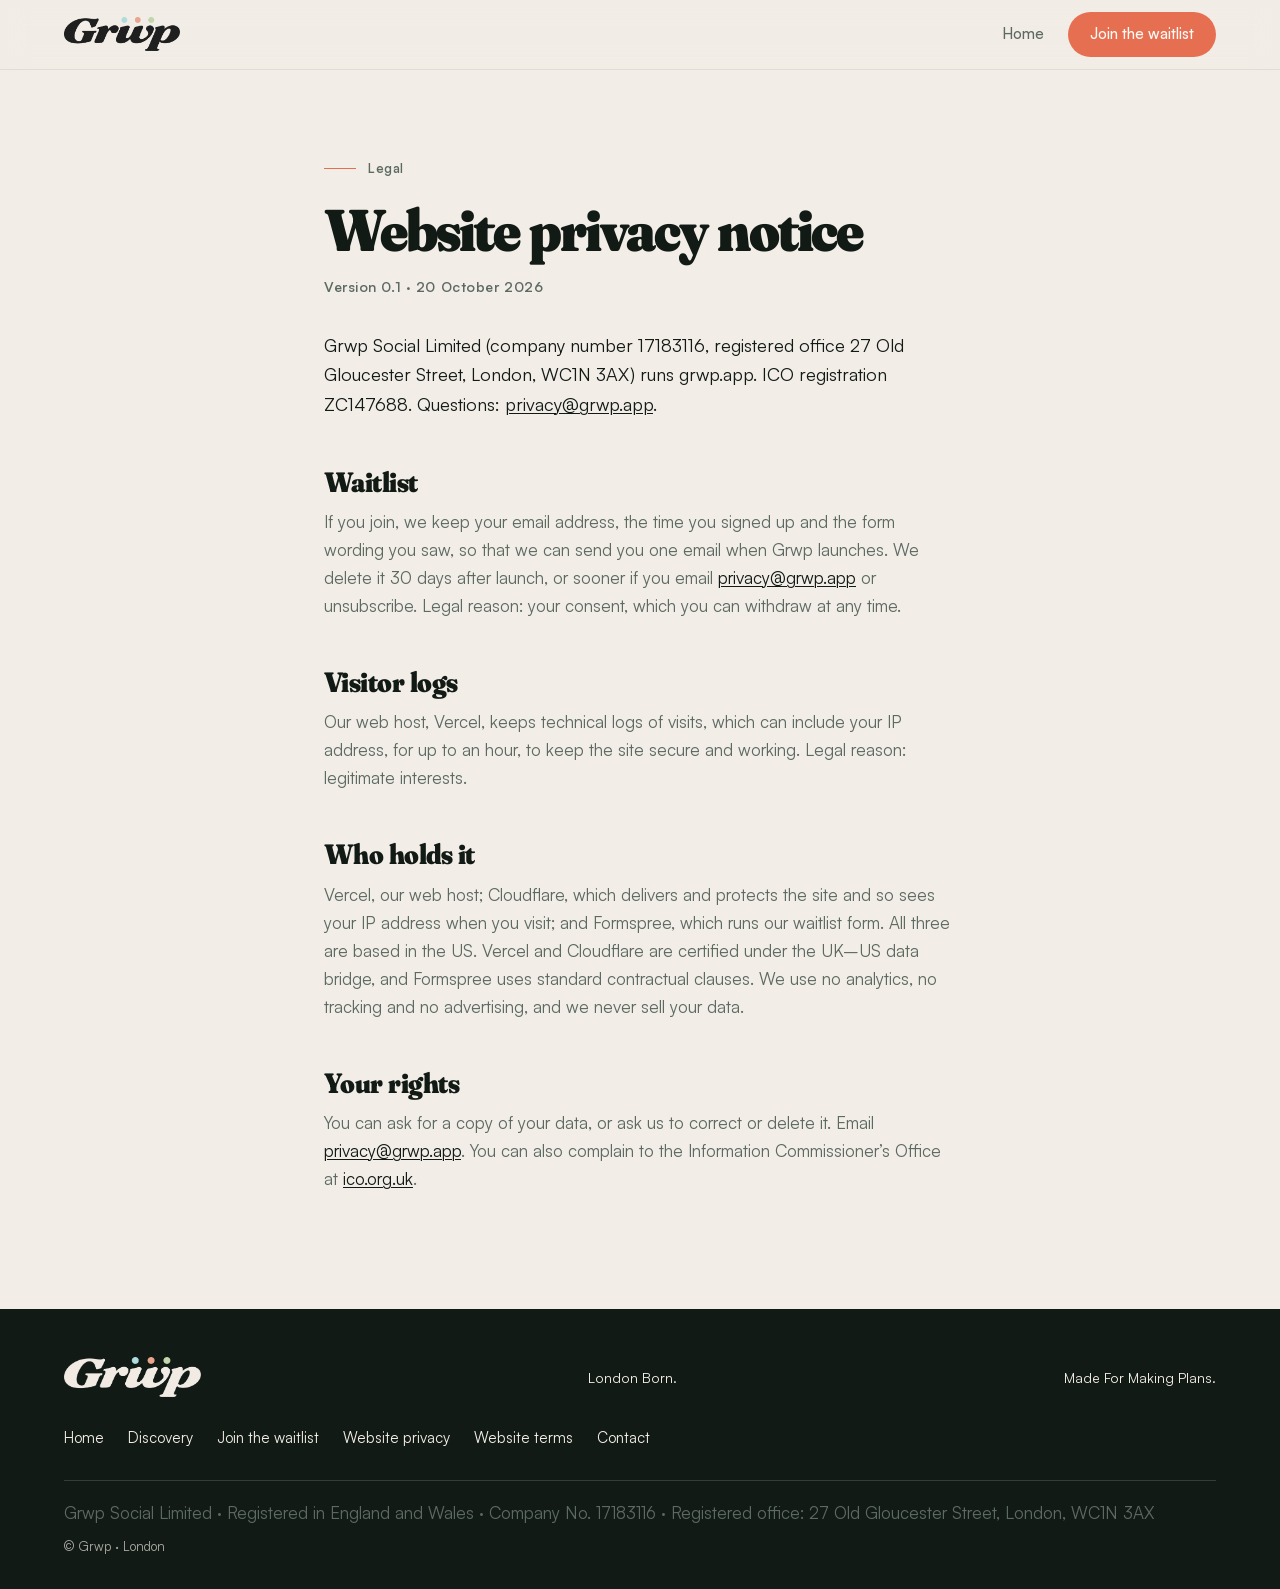
<file: website-privacy.html>
<!DOCTYPE html>
<html lang="en-GB">
<head>
<meta charset="utf-8">
<meta name="viewport" content="width=device-width, initial-scale=1, viewport-fit=cover">
<title>Website privacy notice — Grwp</title>
<meta name="description" content="How Grwp uses data collected through grwp.app: the launch waitlist, visitor logs, who holds it, and your rights.">
<meta name="theme-color" content="#F2EDE6">
<meta name="robots" content="index, follow">

<!-- Deliberately plain: no x-dc, no support.js, no design-system bundle. A
     privacy notice has to render for everyone, including with JavaScript off,
     so this page links the token stylesheets and nothing else. -->
<link rel="stylesheet" href="_ds/grwp-design-system-c2fcf138-45aa-4ad6-adab-8d77be472eb9/tokens/fonts.css">
<link rel="stylesheet" href="_ds/grwp-design-system-c2fcf138-45aa-4ad6-adab-8d77be472eb9/tokens/colors.css">
<link rel="stylesheet" href="_ds/grwp-design-system-c2fcf138-45aa-4ad6-adab-8d77be472eb9/tokens/typography.css">
<link rel="stylesheet" href="_ds/grwp-design-system-c2fcf138-45aa-4ad6-adab-8d77be472eb9/tokens/radius.css">
<link rel="stylesheet" href="_ds/grwp-design-system-c2fcf138-45aa-4ad6-adab-8d77be472eb9/tokens/base.css">
<style>
  html { scroll-behavior: smooth; }
  body { margin: 0; background: var(--bg-page, #F2EDE6); color: var(--text-primary, #121A16); font-family: var(--font-ui), system-ui, sans-serif; -webkit-font-smoothing: antialiased; }
  * { box-sizing: border-box; }
  a { color: inherit; }
  ::selection { background: var(--coral-200); }

  .wrap { max-width: 760px; margin: 0 auto; padding: 0 clamp(20px,5vw,72px); }

  header { position: sticky; top: 0; z-index: 80; background: rgba(242,237,230,.93); backdrop-filter: blur(14px); -webkit-backdrop-filter: blur(14px); border-bottom: 1px solid var(--border-subtle, rgba(18,26,22,.1)); }
  .bar { max-width: 1320px; margin: 0 auto; padding: 12px clamp(20px,5vw,72px); display: flex; align-items: center; justify-content: space-between; gap: 16px; }
  .bar img { display: block; height: clamp(26px,3vw,34px); width: auto; }
  .bar nav { display: flex; align-items: center; gap: clamp(14px,2vw,24px); }
  .bar a.home { font-size: 15px; font-weight: 500; color: var(--text-secondary, #44524B); text-decoration: none; }
  .bar a.home:hover { color: var(--text-primary, #121A16); }
  .bar a.cta { font-size: 15px; font-weight: 500; color: var(--text-on-coral, #FFFFFF); background: var(--coral-500, #E76F51); border-radius: 999px; padding: 11px 22px; white-space: nowrap; text-decoration: none; }
  .bar a.cta:hover { background: var(--coral-600, #D1583B); }

  .lede { padding: clamp(44px,7vw,96px) 0 clamp(20px,3vw,32px); }
  .eyebrow { display: flex; align-items: center; gap: 12px; font-size: 13px; font-weight: 600; letter-spacing: .04em; color: var(--text-secondary, #44524B); margin-bottom: 22px; }
  .eyebrow span { width: 32px; height: 1px; background: var(--coral-500, #E76F51); flex: none; }
  h1 { margin: 0 0 16px; font-family: var(--font-display), Georgia, serif; font-variation-settings: var(--display-variation); font-weight: 900; font-size: clamp(32px,4.6vw,60px); line-height: 1; letter-spacing: -.035em; }
  .meta { margin: 0; font-size: 14px; font-weight: 600; letter-spacing: .04em; color: var(--text-secondary, #44524B); }

  main { padding-bottom: clamp(56px,8vw,112px); }
  h2 { margin: clamp(30px,4vw,46px) 0 10px; font-family: var(--font-display), Georgia, serif; font-variation-settings: var(--display-variation); font-weight: 900; font-size: clamp(21px,2.2vw,28px); line-height: 1.15; letter-spacing: -.02em; }
  p { margin: 0 0 14px; font-size: 17px; line-height: 1.65; color: var(--text-secondary, #44524B); }
  p.intro { font-size: 18px; color: var(--text-primary, #121A16); }
  main a { color: var(--text-primary, #121A16); text-decoration: underline; text-underline-offset: 2px; text-decoration-thickness: 1px; }
  main a:hover { color: var(--coral-600, #D1583B); }

  footer { background: var(--ink-800, #121A16); color: var(--text-inverse, #F2EDE6); }
  .foot { max-width: 1320px; margin: 0 auto; padding: clamp(30px,4vw,48px) clamp(20px,5vw,72px) clamp(22px,3vw,32px); }
  .foot-top { display: flex; flex-wrap: wrap; gap: clamp(20px,4vw,56px); align-items: center; justify-content: space-between; }
  .foot-top img { display: block; height: clamp(28px,3.4vw,40px); width: auto; }
  .foot-top span { font-size: 14px; }
  .foot-links { margin-top: clamp(20px,3vw,30px); display: flex; flex-wrap: wrap; gap: 24px; }
  .foot-links a { font-size: 15px; text-decoration: none; }
  .foot-links a:hover { color: var(--coral-300, #F0A78F); }
  .foot-base { margin-top: clamp(20px,3vw,30px); padding-top: 18px; border-top: 1px solid var(--border-inverse, rgba(242,237,230,.16)); font-size: 13px; color: var(--text-inverse-muted, rgba(242,237,230,.66)); }

  @media (max-width: 600px) {
    .bar a.home { display: none; }
    .foot-top { gap: 8px; }
  }
</style>
</head>
<body>

<header>
  <div class="bar">
    <a href="index.html" aria-label="Grwp home"><img src="assets/logo-grwp-black.webp" alt="Grwp" width="858" height="250"></a>
    <nav>
      <a class="home" href="index.html">Home</a>
      <a class="cta" href="index.html#join">Join the waitlist</a>
    </nav>
  </div>
</header>

<div class="wrap">
  <div class="lede">
    <div class="eyebrow"><span></span>Legal</div>
    <h1>Website privacy notice</h1>
    <p class="meta">Version 0.1 &middot; 20 October 2026</p>
  </div>

  <main>
    <p class="intro">Grwp Social Limited (company number 17183116, registered office 27 Old Gloucester Street, London, WC1N 3AX) runs grwp.app. ICO registration ZC147688. Questions: <a href="mailto:privacy@grwp.app">privacy@grwp.app</a>.</p>

    <h2>Waitlist</h2>
    <p>If you join, we keep your email address, the time you signed up and the form wording you saw, so that we can send you one email when Grwp launches. We delete it 30 days after launch, or sooner if you email <a href="mailto:privacy@grwp.app">privacy@grwp.app</a> or unsubscribe. Legal reason: your consent, which you can withdraw at any time.</p>

    <h2>Visitor logs</h2>
    <p>Our web host, Vercel, keeps technical logs of visits, which can include your IP address, for up to an hour, to keep the site secure and working. Legal reason: legitimate interests.</p>

    <h2>Who holds it</h2>
    <p>Vercel, our web host; Cloudflare, which delivers and protects the site and so sees your IP address when you visit; and Formspree, which runs our waitlist form. All three are based in the US. Vercel and Cloudflare are certified under the UK&ndash;US data bridge, and Formspree uses standard contractual clauses. We use no analytics, no tracking and no advertising, and we never sell your data.</p>

    <h2>Your rights</h2>
    <p>You can ask for a copy of your data, or ask us to correct or delete it. Email <a href="mailto:privacy@grwp.app">privacy@grwp.app</a>. You can also complain to the Information Commissioner&rsquo;s Office at <a href="https://ico.org.uk" rel="noopener">ico.org.uk</a>.</p>
  </main>
</div>

<footer>
  <div class="foot">
    <div class="foot-top">
      <img src="assets/logo-grwp-cream.webp" alt="Grwp" width="858" height="250" loading="lazy">
      <span>London Born.</span>
      <span>Made For Making Plans.</span>
    </div>
    <div class="foot-links">
      <a href="index.html">Home</a>
      <a href="index.html#discovery">Discovery</a>
      <a href="index.html#join">Join the waitlist</a>
      <a href="/website-privacy">Website privacy</a>
      <a href="/website-terms">Website terms</a>
      <a href="mailto:support@grwp.app">Contact</a>
    </div>
    <div class="foot-base">
      <p style="margin:0 0 10px">Grwp Social Limited &middot; Registered in England and Wales &middot; Company No. 17183116 &middot; Registered office: 27 Old Gloucester Street, London, WC1N 3AX</p>
      &copy; Grwp &middot; London
    </div>
  </div>
</footer>

</body>
</html>
</file>
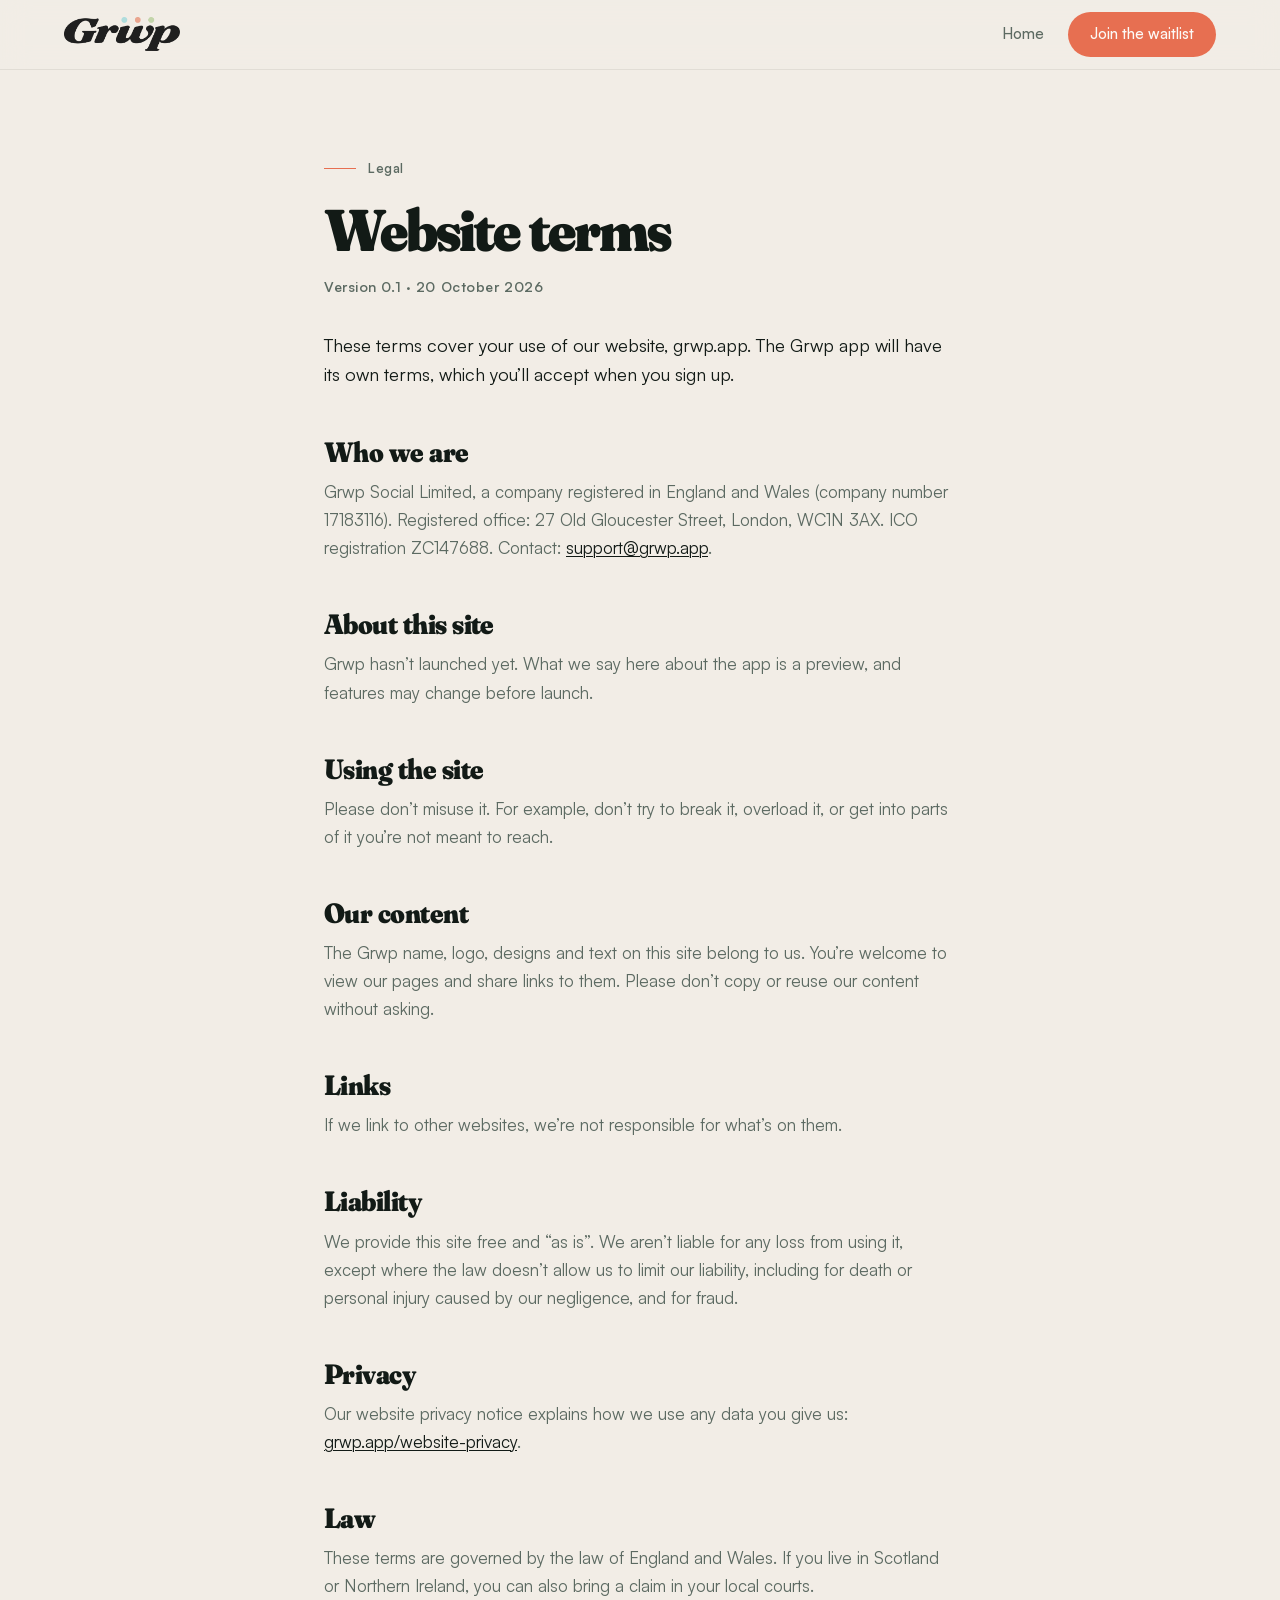
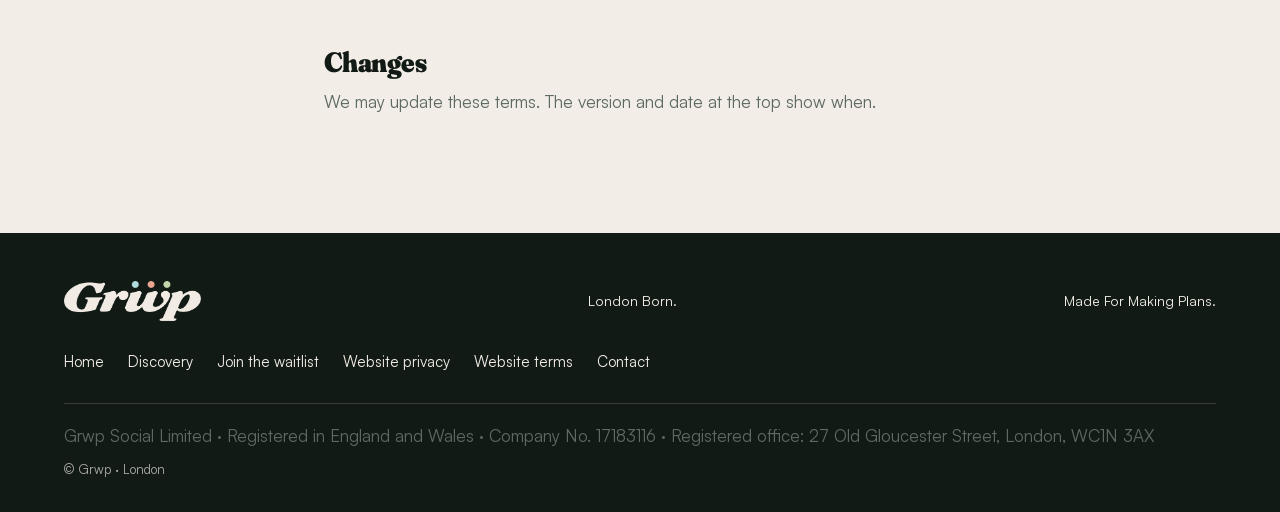
<file: website-terms.html>
<!DOCTYPE html>
<html lang="en-GB">
<head>
<meta charset="utf-8">
<meta name="viewport" content="width=device-width, initial-scale=1, viewport-fit=cover">
<title>Website terms — Grwp</title>
<meta name="description" content="The terms covering your use of grwp.app. The Grwp app will have its own terms, which you'll accept when you sign up.">
<meta name="theme-color" content="#F2EDE6">
<meta name="robots" content="index, follow">

<!-- Deliberately plain: no x-dc, no support.js, no design-system bundle. These
     terms have to render for everyone, including with JavaScript off, so this
     page links the token stylesheets and nothing else. -->
<link rel="stylesheet" href="_ds/grwp-design-system-c2fcf138-45aa-4ad6-adab-8d77be472eb9/tokens/fonts.css">
<link rel="stylesheet" href="_ds/grwp-design-system-c2fcf138-45aa-4ad6-adab-8d77be472eb9/tokens/colors.css">
<link rel="stylesheet" href="_ds/grwp-design-system-c2fcf138-45aa-4ad6-adab-8d77be472eb9/tokens/typography.css">
<link rel="stylesheet" href="_ds/grwp-design-system-c2fcf138-45aa-4ad6-adab-8d77be472eb9/tokens/radius.css">
<link rel="stylesheet" href="_ds/grwp-design-system-c2fcf138-45aa-4ad6-adab-8d77be472eb9/tokens/base.css">
<style>
  html { scroll-behavior: smooth; }
  body { margin: 0; background: var(--bg-page, #F2EDE6); color: var(--text-primary, #121A16); font-family: var(--font-ui), system-ui, sans-serif; -webkit-font-smoothing: antialiased; }
  * { box-sizing: border-box; }
  a { color: inherit; }
  ::selection { background: var(--coral-200); }

  .wrap { max-width: 760px; margin: 0 auto; padding: 0 clamp(20px,5vw,72px); }

  header { position: sticky; top: 0; z-index: 80; background: rgba(242,237,230,.93); backdrop-filter: blur(14px); -webkit-backdrop-filter: blur(14px); border-bottom: 1px solid var(--border-subtle, rgba(18,26,22,.1)); }
  .bar { max-width: 1320px; margin: 0 auto; padding: 12px clamp(20px,5vw,72px); display: flex; align-items: center; justify-content: space-between; gap: 16px; }
  .bar img { display: block; height: clamp(26px,3vw,34px); width: auto; }
  .bar nav { display: flex; align-items: center; gap: clamp(14px,2vw,24px); }
  .bar a.home { font-size: 15px; font-weight: 500; color: var(--text-secondary, #44524B); text-decoration: none; }
  .bar a.home:hover { color: var(--text-primary, #121A16); }
  .bar a.cta { font-size: 15px; font-weight: 500; color: var(--text-on-coral, #FFFFFF); background: var(--coral-500, #E76F51); border-radius: 999px; padding: 11px 22px; white-space: nowrap; text-decoration: none; }
  .bar a.cta:hover { background: var(--coral-600, #D1583B); }

  .lede { padding: clamp(44px,7vw,96px) 0 clamp(20px,3vw,32px); }
  .eyebrow { display: flex; align-items: center; gap: 12px; font-size: 13px; font-weight: 600; letter-spacing: .04em; color: var(--text-secondary, #44524B); margin-bottom: 22px; }
  .eyebrow span { width: 32px; height: 1px; background: var(--coral-500, #E76F51); flex: none; }
  h1 { margin: 0 0 16px; font-family: var(--font-display), Georgia, serif; font-variation-settings: var(--display-variation); font-weight: 900; font-size: clamp(32px,4.6vw,60px); line-height: 1; letter-spacing: -.035em; }
  .meta { margin: 0; font-size: 14px; font-weight: 600; letter-spacing: .04em; color: var(--text-secondary, #44524B); }

  main { padding-bottom: clamp(56px,8vw,112px); }
  h2 { margin: clamp(30px,4vw,46px) 0 10px; font-family: var(--font-display), Georgia, serif; font-variation-settings: var(--display-variation); font-weight: 900; font-size: clamp(21px,2.2vw,28px); line-height: 1.15; letter-spacing: -.02em; }
  p { margin: 0 0 14px; font-size: 17px; line-height: 1.65; color: var(--text-secondary, #44524B); }
  p.intro { font-size: 18px; color: var(--text-primary, #121A16); }
  main a { color: var(--text-primary, #121A16); text-decoration: underline; text-underline-offset: 2px; text-decoration-thickness: 1px; }
  main a:hover { color: var(--coral-600, #D1583B); }

  footer { background: var(--ink-800, #121A16); color: var(--text-inverse, #F2EDE6); }
  .foot { max-width: 1320px; margin: 0 auto; padding: clamp(30px,4vw,48px) clamp(20px,5vw,72px) clamp(22px,3vw,32px); }
  .foot-top { display: flex; flex-wrap: wrap; gap: clamp(20px,4vw,56px); align-items: center; justify-content: space-between; }
  .foot-top img { display: block; height: clamp(28px,3.4vw,40px); width: auto; }
  .foot-top span { font-size: 14px; }
  .foot-links { margin-top: clamp(20px,3vw,30px); display: flex; flex-wrap: wrap; gap: 24px; }
  .foot-links a { font-size: 15px; text-decoration: none; }
  .foot-links a:hover { color: var(--coral-300, #F0A78F); }
  .foot-base { margin-top: clamp(20px,3vw,30px); padding-top: 18px; border-top: 1px solid var(--border-inverse, rgba(242,237,230,.16)); font-size: 13px; color: var(--text-inverse-muted, rgba(242,237,230,.66)); }

  @media (max-width: 600px) {
    .bar a.home { display: none; }
    .foot-top { gap: 8px; }
  }
</style>
</head>
<body>

<header>
  <div class="bar">
    <a href="index.html" aria-label="Grwp home"><img src="assets/logo-grwp-black.webp" alt="Grwp" width="858" height="250"></a>
    <nav>
      <a class="home" href="index.html">Home</a>
      <a class="cta" href="index.html#join">Join the waitlist</a>
    </nav>
  </div>
</header>

<div class="wrap">
  <div class="lede">
    <div class="eyebrow"><span></span>Legal</div>
    <h1>Website terms</h1>
    <p class="meta">Version 0.1 &middot; 20 October 2026</p>
  </div>

  <main>
    <p class="intro">These terms cover your use of our website, grwp.app. The Grwp app will have its own terms, which you&rsquo;ll accept when you sign up.</p>

    <h2>Who we are</h2>
    <p>Grwp Social Limited, a company registered in England and Wales (company number 17183116). Registered office: 27 Old Gloucester Street, London, WC1N 3AX. ICO registration ZC147688. Contact: <a href="mailto:support@grwp.app">support@grwp.app</a>.</p>

    <h2>About this site</h2>
    <p>Grwp hasn&rsquo;t launched yet. What we say here about the app is a preview, and features may change before launch.</p>

    <h2>Using the site</h2>
    <p>Please don&rsquo;t misuse it. For example, don&rsquo;t try to break it, overload it, or get into parts of it you&rsquo;re not meant to reach.</p>

    <h2>Our content</h2>
    <p>The Grwp name, logo, designs and text on this site belong to us. You&rsquo;re welcome to view our pages and share links to them. Please don&rsquo;t copy or reuse our content without asking.</p>

    <h2>Links</h2>
    <p>If we link to other websites, we&rsquo;re not responsible for what&rsquo;s on them.</p>

    <h2>Liability</h2>
    <p>We provide this site free and &ldquo;as is&rdquo;. We aren&rsquo;t liable for any loss from using it, except where the law doesn&rsquo;t allow us to limit our liability, including for death or personal injury caused by our negligence, and for fraud.</p>

    <h2>Privacy</h2>
    <p>Our website privacy notice explains how we use any data you give us: <a href="/website-privacy">grwp.app/website-privacy</a>.</p>

    <h2>Law</h2>
    <p>These terms are governed by the law of England and Wales. If you live in Scotland or Northern Ireland, you can also bring a claim in your local courts.</p>

    <h2>Changes</h2>
    <p>We may update these terms. The version and date at the top show when.</p>
  </main>
</div>

<footer>
  <div class="foot">
    <div class="foot-top">
      <img src="assets/logo-grwp-cream.webp" alt="Grwp" width="858" height="250" loading="lazy">
      <span>London Born.</span>
      <span>Made For Making Plans.</span>
    </div>
    <div class="foot-links">
      <a href="index.html">Home</a>
      <a href="index.html#discovery">Discovery</a>
      <a href="index.html#join">Join the waitlist</a>
      <a href="/website-privacy">Website privacy</a>
      <a href="/website-terms">Website terms</a>
      <a href="mailto:support@grwp.app">Contact</a>
    </div>
    <div class="foot-base">
      <p style="margin:0 0 10px">Grwp Social Limited &middot; Registered in England and Wales &middot; Company No. 17183116 &middot; Registered office: 27 Old Gloucester Street, London, WC1N 3AX</p>
      &copy; Grwp &middot; London
    </div>
  </div>
</footer>

</body>
</html>
</file>
<file: _ds/grwp-design-system-c2fcf138-45aa-4ad6-adab-8d77be472eb9/tokens/fonts.css>
/* UI: Satoshi — the brand UI face, self-hosted from assets/fonts (Fontshare Free Licence,
   see assets/fonts/LICENSE-Satoshi-FFL.txt). Variable 300-900, with static fallbacks.
   Display: Recoleta (licensed from Latinotype) is NOT bundled. Fraunces (variable, SOFT + WONK)
   is the closest free stand-in and is what these tokens load - replace with real Recoleta
   @font-face rules when binaries are available. */
@import url("https://fonts.googleapis.com/css2?family=Fraunces:ital,opsz,wght,SOFT,WONK@0,9..144,300..900,0..100,0..1&display=swap");
@font-face{font-family:"Satoshi";src:url("../assets/fonts/Satoshi-Variable.woff2") format("woff2");font-weight:300 900;font-style:normal;font-display:swap}
@font-face{font-family:"Satoshi";src:url("../assets/fonts/Satoshi-VariableItalic.woff2") format("woff2");font-weight:300 900;font-style:italic;font-display:swap}
@font-face{font-family:"Satoshi Static";src:url("../assets/fonts/Satoshi-Light.woff2") format("woff2");font-weight:300;font-style:normal;font-display:swap}
@font-face{font-family:"Satoshi Static";src:url("../assets/fonts/Satoshi-Regular.woff2") format("woff2");font-weight:400;font-style:normal;font-display:swap}
@font-face{font-family:"Satoshi Static";src:url("../assets/fonts/Satoshi-Medium.woff2") format("woff2");font-weight:500;font-style:normal;font-display:swap}
@font-face{font-family:"Satoshi Static";src:url("../assets/fonts/Satoshi-Bold.woff2") format("woff2");font-weight:700;font-style:normal;font-display:swap}
@font-face{font-family:"Satoshi Static";src:url("../assets/fonts/Satoshi-Black.woff2") format("woff2");font-weight:900;font-style:normal;font-display:swap}
</file>
<file: _ds/grwp-design-system-c2fcf138-45aa-4ad6-adab-8d77be472eb9/tokens/colors.css>
:root{
  /* ── Base palette (values taken verbatim from the brand sheet) ── */
  --grwp-ink:#121A16;          /* near-black forest green */
  --grwp-cream:#F2EDE6;
  --grwp-coral:#E76F51;
  --grwp-sage:#A3B18A;
  --grwp-sand:#D8C9AB;

  /* Ink ramp — dark surfaces & type */
  --ink-900:#0D1310;
  --ink-800:#121A16;
  --ink-700:#1B2621;
  --ink-600:#26332C;
  --ink-500:#3C4A42;
  --ink-400:#5C6A62;
  --ink-300:#8A9690;
  --ink-200:#B9C2BC;

  /* Coral ramp — the single action colour */
  --coral-700:#C4512F;
  --coral-600:#D45E3C;
  --coral-500:#E76F51;
  --coral-300:#F2A48D;
  --coral-200:#F8C9BA;
  --coral-100:#FCE6DE;

  /* Sage ramp — confirmation, calm accents */
  --sage-700:#6F7C55;
  --sage-600:#8A9970;
  --sage-500:#A3B18A;
  --sage-300:#C6D0B2;
  --sage-200:#DEE5D2;
  --sage-100:#EFF2E9;

  /* Sand & cream ramp — warm neutrals, page and card grounds */
  --sand-600:#BFAE8C;
  --sand-500:#D8C9AB;
  --sand-300:#E7DCC7;
  --sand-200:#EFE7D9;
  --cream-500:#F2EDE6;
  --cream-300:#F7F3EE;
  --cream-100:#FCFAF7;
  --white:#FFFFFF;

  /* Logo dot accents — decorative only, never UI colours */
  --dot-teal:#B0DCDD;
  --dot-coral:#EAA48F;
  --dot-green:#C2D5AB;

  /* ── Semantic aliases — use these in components ── */
  --bg-page:var(--cream-500);
  --bg-surface:var(--cream-100);
  --bg-surface-alt:var(--cream-300);
  --bg-sunken:var(--sand-200);
  --bg-inverse:var(--ink-800);
  --bg-inverse-alt:var(--ink-700);
  --bg-scrim:rgba(13,19,16,0.48);

  --text-primary:var(--ink-800);
  --text-secondary:var(--ink-400);
  --text-tertiary:var(--ink-300);
  --text-accent:var(--coral-500);
  --text-inverse:var(--cream-500);
  --text-inverse-muted:rgba(242,237,230,0.68);
  --text-on-coral:var(--cream-100);

  --border-subtle:rgba(18,26,22,0.08);
  --border-default:rgba(18,26,22,0.14);
  --border-strong:rgba(18,26,22,0.28);
  --border-inverse:rgba(242,237,230,0.16);

  --action-primary:var(--coral-500);
  --action-primary-hover:var(--coral-600);
  --action-primary-press:var(--coral-700);
  --action-dark:var(--ink-800);
  --action-dark-hover:var(--ink-700);
  --action-quiet:var(--cream-300);

  --state-success:var(--sage-600);
  --state-success-bg:var(--sage-100);
  --state-warning:#C98A2E;
  --state-danger:#B4432B;
  --state-favourite:var(--coral-500);

  --focus-ring:var(--coral-500);
}
</file>
<file: _ds/grwp-design-system-c2fcf138-45aa-4ad6-adab-8d77be472eb9/tokens/typography.css>
:root{
  /* Families */
  --font-display:"Fraunces","Recoleta",Georgia,serif;   /* Fraunces stands in for Recoleta */
  --font-ui:"Satoshi","Satoshi Static",system-ui,-apple-system,sans-serif;
  --font-mono:ui-monospace,SFMono-Regular,Menlo,monospace;

  /* Display axis settings that get Fraunces closest to Recoleta */
  --display-variation:"SOFT" 60,"WONK" 1,"opsz" 100; /* @kind other */

  /* Sizes — mobile-first scale used across the app */
  --text-3xs:10px;
  --text-2xs:11px;
  --text-xs:12px;
  --text-sm:13px;
  --text-base:15px;
  --text-md:16px;
  --text-lg:18px;
  --text-xl:20px;
  --text-2xl:24px;
  --text-3xl:28px;
  --text-4xl:34px;
  --text-5xl:44px;
  --text-6xl:60px;
  --text-7xl:80px;

  /* Weights */
  --weight-light:300;
  --weight-regular:400;
  --weight-medium:500;
  --weight-bold:700;
  --weight-black:900;

  /* Line heights */
  --leading-tight:1.05;
  --leading-snug:1.16;
  --leading-normal:1.35;
  --leading-relaxed:1.5;

  /* Tracking */
  --tracking-display:-0.005em;
  --word-spacing-display:0.04em; /* @kind other */
  --tracking-tight:-0.01em;
  --tracking-normal:0;
  --tracking-wide:0.04em;
  --tracking-caps:0.12em;

  /* Composite roles */
  --type-hero:var(--weight-black) var(--text-5xl)/var(--leading-tight) var(--font-display);
  --type-display:var(--weight-black) var(--text-4xl)/var(--leading-tight) var(--font-display);
  --type-title:var(--weight-bold) var(--text-2xl)/var(--leading-snug) var(--font-display);
  --type-card-title:var(--weight-bold) var(--text-lg)/var(--leading-snug) var(--font-display);
  --type-section:var(--weight-bold) var(--text-base)/var(--leading-normal) var(--font-ui);
  --type-body:var(--weight-regular) var(--text-base)/var(--leading-relaxed) var(--font-ui);
  --type-body-sm:var(--weight-regular) var(--text-sm)/var(--leading-normal) var(--font-ui);
  --type-label:var(--weight-medium) var(--text-xs)/var(--leading-normal) var(--font-ui);
  --type-button:var(--weight-medium) var(--text-md)/1 var(--font-ui);
  --type-nav:var(--weight-medium) var(--text-3xs)/1 var(--font-ui);
  --type-eyebrow:var(--weight-bold) var(--text-2xs)/1 var(--font-ui);
}
</file>
<file: _ds/grwp-design-system-c2fcf138-45aa-4ad6-adab-8d77be472eb9/tokens/radius.css>
:root{
  --radius-xs:6px;
  --radius-sm:10px;
  --radius-md:14px;      /* buttons, inputs */
  --radius-lg:18px;      /* cards, list rows */
  --radius-xl:24px;      /* sheets, media tiles */
  --radius-2xl:32px;
  --radius-phone:44px;   /* device / screen frame */
  --radius-pill:999px;   /* chips, avatars, category circles */
}
</file>
<file: _ds/grwp-design-system-c2fcf138-45aa-4ad6-adab-8d77be472eb9/tokens/base.css>
/* Minimal, opinion-light resets so specimens and kits share a baseline. */
*,*::before,*::after{box-sizing:border-box}
body{margin:0;background:var(--bg-page);color:var(--text-primary);font:var(--type-body);-webkit-font-smoothing:antialiased}
h1,h2,h3,h4{margin:0;font-family:var(--font-display);font-variation-settings:var(--display-variation);letter-spacing:var(--tracking-display);word-spacing:var(--word-spacing-display);font-weight:var(--weight-black)}
p{margin:0}
a{color:var(--text-accent);text-decoration:none;transition:opacity var(--duration-fast) var(--ease-out)}
a:hover{opacity:0.72}
button{font:inherit;color:inherit}
::selection{background:var(--coral-200);color:var(--ink-800)}
.grwp-display{font-family:var(--font-display);font-variation-settings:var(--display-variation);font-weight:var(--weight-black);letter-spacing:var(--tracking-display);word-spacing:var(--word-spacing-display)}
.grwp-eyebrow{font:var(--type-eyebrow);letter-spacing:var(--tracking-caps);text-transform:uppercase;color:var(--text-secondary)}
</file>
